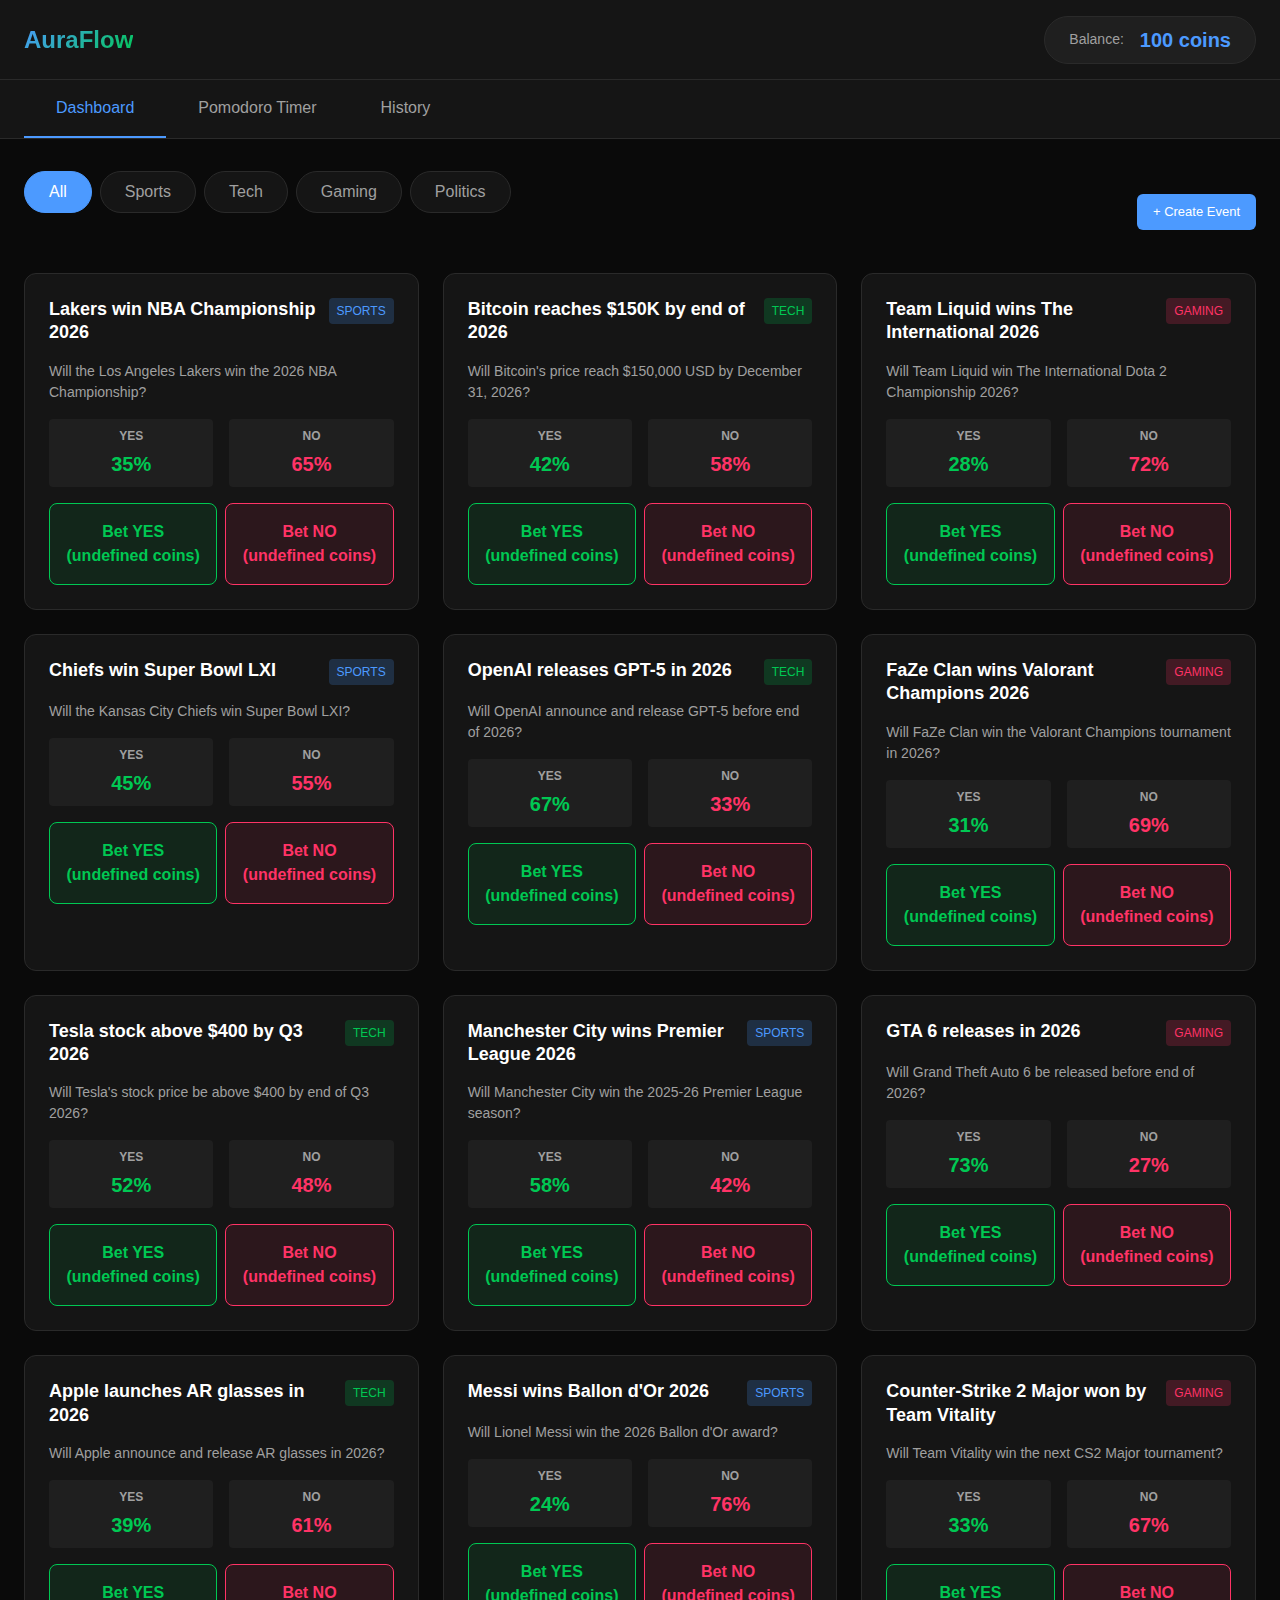
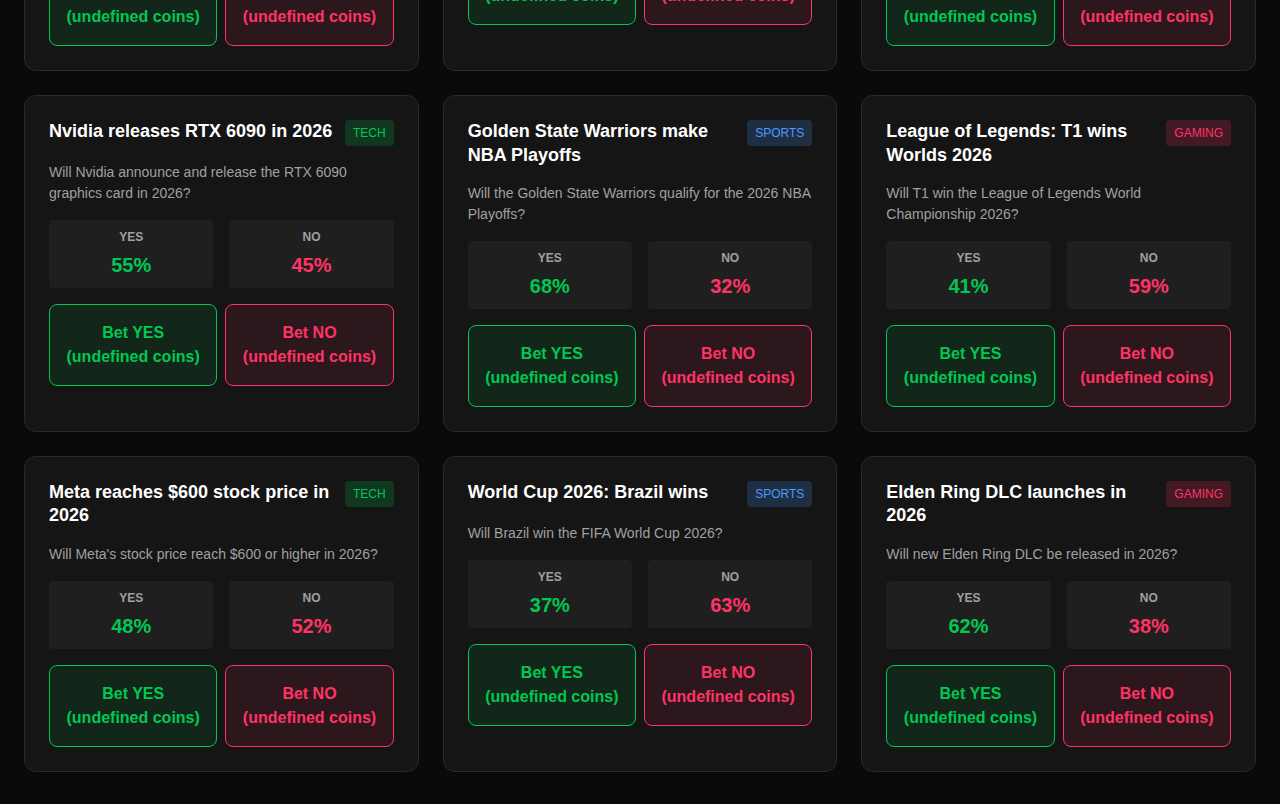
<file: index.html>
<!DOCTYPE html>
<html lang="en">
<head>
    <meta charset="UTF-8">
    <meta name="viewport" content="width=device-width, initial-scale=1.0">
    <title>AuraFlow - Pomodoro Gambler</title>

    <!-- PWA Manifest -->
    <link rel="manifest" href="manifest.json">
    <meta name="theme-color" content="#00d084">

    <!-- iOS PWA Support -->
    <link rel="apple-touch-icon" href="icon-192.png">
    <meta name="apple-mobile-web-app-capable" content="yes">
    <meta name="apple-mobile-web-app-status-bar-style" content="black-translucent">
    <meta name="apple-mobile-web-app-title" content="AuraFlow">

    <!-- Styles -->
    <link rel="stylesheet" href="styles/reset.css">
    <link rel="stylesheet" href="styles/variables.css">
    <link rel="stylesheet" href="styles/layout.css">
    <link rel="stylesheet" href="styles/components.css">
    <link rel="stylesheet" href="styles/polymarket-theme.css">
</head>
<body>
    <div id="loading-screen" style="display: flex; flex-direction: column; align-items: center; justify-content: center; height: 100vh; background-color: #0a0a0a; color: #ffffff;">
        <div class="spinner" style="margin-bottom: 1rem;"></div>
        <p>Loading AuraFlow...</p>
    </div>

    <div id="app" style="display: none;">
        <header class="app-header">
            <div class="header-content">
                <h1 class="app-title">AuraFlow</h1>
                <div class="header-actions">
                    <div id="theme-switcher"></div>
                    <div id="balance-display"></div>
                </div>
            </div>
        </header>

        <nav id="tab-navigator"></nav>

        <main class="app-main">
            <div id="dashboard" class="tab-content"></div>
            <div id="timer" class="tab-content"></div>
            <div id="history" class="tab-content"></div>
        </main>

        <div id="toast-container"></div>
    </div>

    <!-- sql.js library -->
    <script src="lib/sql-wasm.js"></script>

    <!-- Core -->
    <script type="module" src="js/core/eventbus.js"></script>
    <script type="module" src="js/core/state.js"></script>
    <script type="module" src="js/core/storage.js"></script>
    <script type="module" src="js/core/database.js"></script>

    <!-- Models -->
    <script type="module" src="js/models/User.js"></script>
    <script type="module" src="js/models/WorkSession.js"></script>
    <script type="module" src="js/models/BettingEvent.js"></script>
    <script type="module" src="js/models/Transaction.js"></script>
    <script type="module" src="js/models/CoinBalance.js"></script>

    <!-- Services -->
    <script type="module" src="js/services/BalanceService.js"></script>
    <script type="module" src="js/services/TimerService.js"></script>
    <script type="module" src="js/services/BettingService.js"></script>
    <script type="module" src="js/services/HistoryService.js"></script>
    <script type="module" src="js/services/AnalyticsService.js"></script>

    <!-- Components -->
    <script type="module" src="js/components/BalanceDisplay.js"></script>
    <script type="module" src="js/components/TabNavigator.js"></script>
    <script type="module" src="js/components/EventCard.js"></script>
    <script type="module" src="js/components/Dashboard.js"></script>
    <script type="module" src="js/components/PomodoroTimer.js"></script>
    <script type="module" src="js/components/History.js"></script>
    <script type="module" src="js/components/ThemeSwitcher.js"></script>

    <!-- Utils -->
    <script type="module" src="js/utils/constants.js"></script>
    <script type="module" src="js/utils/formatters.js"></script>
    <script type="module" src="js/utils/validators.js"></script>

    <!-- Main -->
    <script type="module" src="js/main.js"></script>
</body>
</html>
</file>
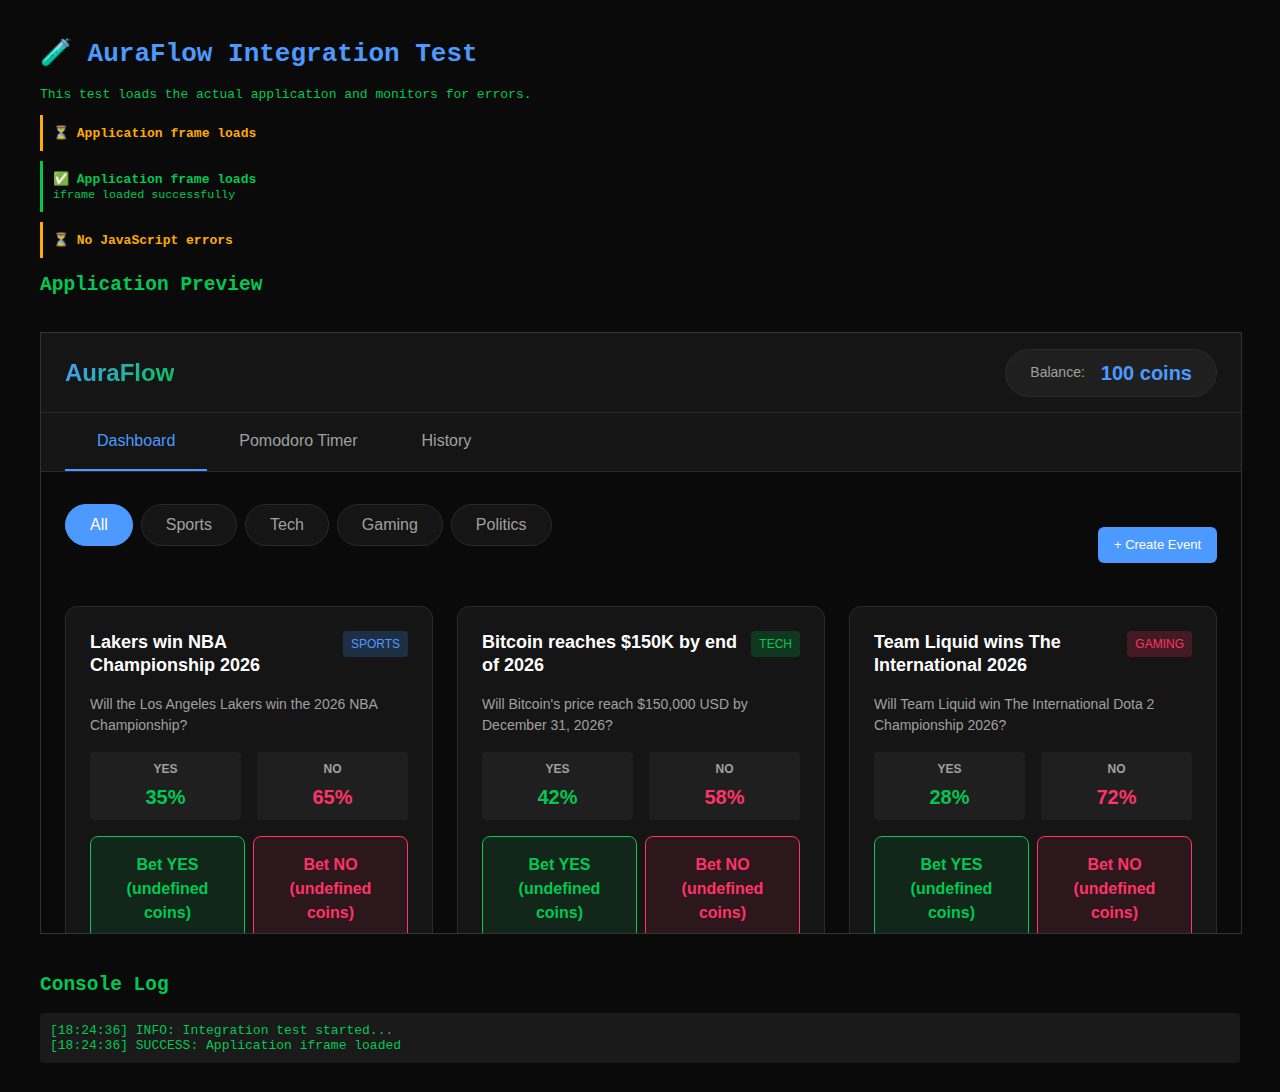
<file: integration-test.html>
<!DOCTYPE html>
<html lang="en">
<head>
    <meta charset="UTF-8">
    <meta name="viewport" content="width=device-width, initial-scale=1.0">
    <title>Integration Test - AuraFlow</title>
    <style>
        body {
            font-family: monospace;
            background: #0a0a0a;
            color: #00c853;
            padding: 20px;
            max-width: 1200px;
            margin: 0 auto;
        }
        .test { margin: 10px 0; padding: 10px; border-left: 3px solid #666; }
        .pass { border-color: #00c853; color: #00c853; }
        .fail { border-color: #ff3366; color: #ff3366; }
        .pending { border-color: #ffab00; color: #ffab00; }
        h1 { color: #4c9aff; }
        iframe {
            width: 100%;
            height: 600px;
            border: 1px solid #333;
            margin: 20px 0;
            background: white;
        }
        pre {
            background: #1a1a1a;
            padding: 10px;
            overflow-x: auto;
            border-radius: 4px;
        }
        .error { color: #ff3366; }
        .success { color: #00c853; }
    </style>
</head>
<body>
    <h1>🧪 AuraFlow Integration Test</h1>
    <p>This test loads the actual application and monitors for errors.</p>

    <div id="test-results"></div>

    <h2>Application Preview</h2>
    <iframe id="app-frame" src="index.html"></iframe>

    <h2>Console Log</h2>
    <pre id="console-log"></pre>

    <script>
        const results = [];
        const consoleLog = [];

        function addTest(name, status, details = '') {
            results.push({ name, status, details });
            renderResults();
        }

        function renderResults() {
            const container = document.getElementById('test-results');
            container.innerHTML = results.map(test => `
                <div class="test ${test.status}">
                    ${test.status === 'pass' ? '✅' : test.status === 'fail' ? '❌' : '⏳'}
                    <strong>${test.name}</strong>
                    ${test.details ? `<br><span style="font-size: 0.9em;">${test.details}</span>` : ''}
                </div>
            `).join('');
        }

        function addLog(message, type = 'info') {
            const timestamp = new Date().toISOString().split('T')[1].split('.')[0];
            consoleLog.push(`[${timestamp}] ${type.toUpperCase()}: ${message}`);
            const logEl = document.getElementById('console-log');
            logEl.textContent = consoleLog.join('\n');
            logEl.scrollTop = logEl.scrollHeight;
        }

        // Test 1: Check if iframe loads
        addTest('Application frame loads', 'pending');

        const frame = document.getElementById('app-frame');

        frame.onload = function() {
            addTest('Application frame loads', 'pass', 'iframe loaded successfully');
            addLog('Application iframe loaded', 'success');

            // Test 2: Check for JavaScript errors
            addTest('No JavaScript errors', 'pending');

            setTimeout(() => {
                try {
                    const frameWindow = frame.contentWindow;
                    const frameDocument = frame.contentDocument;

                    // Test 3: Check if loading screen exists
                    const loadingScreen = frameDocument.getElementById('loading-screen');
                    if (loadingScreen) {
                        addTest('Loading screen exists', 'pass');
                        addLog('Loading screen found');
                    } else {
                        addTest('Loading screen exists', 'fail', 'loading-screen element not found');
                        addLog('Loading screen not found', 'error');
                    }

                    // Test 4: Check if app div exists
                    const appDiv = frameDocument.getElementById('app');
                    if (appDiv) {
                        addTest('App container exists', 'pass');
                        addLog('App container found');
                    } else {
                        addTest('App container exists', 'fail', 'app element not found');
                        addLog('App container not found', 'error');
                    }

                    // Test 5: Check if balance display exists
                    setTimeout(() => {
                        const balanceDisplay = frameDocument.getElementById('balance-display');
                        if (balanceDisplay) {
                            addTest('Balance display rendered', 'pass', `Content: ${balanceDisplay.textContent}`);
                            addLog(`Balance display: ${balanceDisplay.textContent}`, 'success');
                        } else {
                            addTest('Balance display rendered', 'fail', 'balance-display not found');
                            addLog('Balance display not found', 'error');
                        }

                        // Test 6: Check if dashboard is visible
                        const dashboard = frameDocument.getElementById('dashboard');
                        if (dashboard && dashboard.classList.contains('active')) {
                            addTest('Dashboard tab active', 'pass');
                            addLog('Dashboard is active tab', 'success');
                        } else {
                            addTest('Dashboard tab active', 'fail', 'Dashboard not active');
                            addLog('Dashboard not active', 'error');
                        }

                        // Test 7: Check if events are loaded
                        const eventCards = frameDocument.querySelectorAll('.event-card');
                        if (eventCards.length > 0) {
                            addTest('Events loaded', 'pass', `Found ${eventCards.length} events`);
                            addLog(`${eventCards.length} events loaded`, 'success');
                        } else {
                            addTest('Events loaded', 'fail', 'No event cards found');
                            addLog('No events found', 'error');
                        }

                        // Test 8: Check if timer tab works
                        const timerTab = frameDocument.querySelector('[data-tab="timer"]');
                        if (timerTab) {
                            addTest('Timer tab exists', 'pass');
                            addLog('Timer tab button found', 'success');
                        } else {
                            addTest('Timer tab exists', 'fail');
                            addLog('Timer tab not found', 'error');
                        }

                        // Test 9: Check if history tab exists
                        const historyTab = frameDocument.querySelector('[data-tab="history"]');
                        if (historyTab) {
                            addTest('History tab exists', 'pass');
                            addLog('History tab button found', 'success');
                        } else {
                            addTest('History tab exists', 'fail');
                            addLog('History tab not found', 'error');
                        }

                        // Test 10: Check for any error elements
                        const errorScreen = frameDocument.getElementById('error-screen');
                        if (!errorScreen) {
                            addTest('No error screen shown', 'pass');
                            addLog('No error screen detected', 'success');
                        } else {
                            addTest('No error screen shown', 'fail', 'Error screen is visible');
                            addLog('Error screen detected!', 'error');
                        }

                        // Final summary
                        setTimeout(() => {
                            const passed = results.filter(r => r.status === 'pass').length;
                            const failed = results.filter(r => r.status === 'fail').length;
                            const total = results.length;

                            addLog(`\n${'='.repeat(50)}`, 'info');
                            addLog(`TEST SUMMARY: ${passed}/${total} passed, ${failed} failed`, 'info');
                            addLog(`Success Rate: ${((passed/total)*100).toFixed(0)}%`, 'info');
                            addLog(`${'='.repeat(50)}`, 'info');

                            if (failed === 0) {
                                addLog('🎉 ALL TESTS PASSED!', 'success');
                            } else {
                                addLog(`⚠️ ${failed} test(s) failed`, 'error');
                            }
                        }, 500);

                    }, 3000); // Wait 3 seconds for app to initialize

                } catch (e) {
                    addTest('No JavaScript errors', 'fail', e.message);
                    addLog(`JavaScript error: ${e.message}`, 'error');
                }
            }, 1000); // Wait 1 second for initial load
        };

        frame.onerror = function(error) {
            addTest('Application frame loads', 'fail', 'iframe failed to load');
            addLog(`iframe load error: ${error}`, 'error');
        };

        // Capture console errors from iframe
        window.addEventListener('message', function(event) {
            if (event.data.type === 'console') {
                addLog(`[App] ${event.data.message}`, event.data.level);
            }
        });

        addLog('Integration test started...', 'info');
    </script>
</body>
</html>
</file>
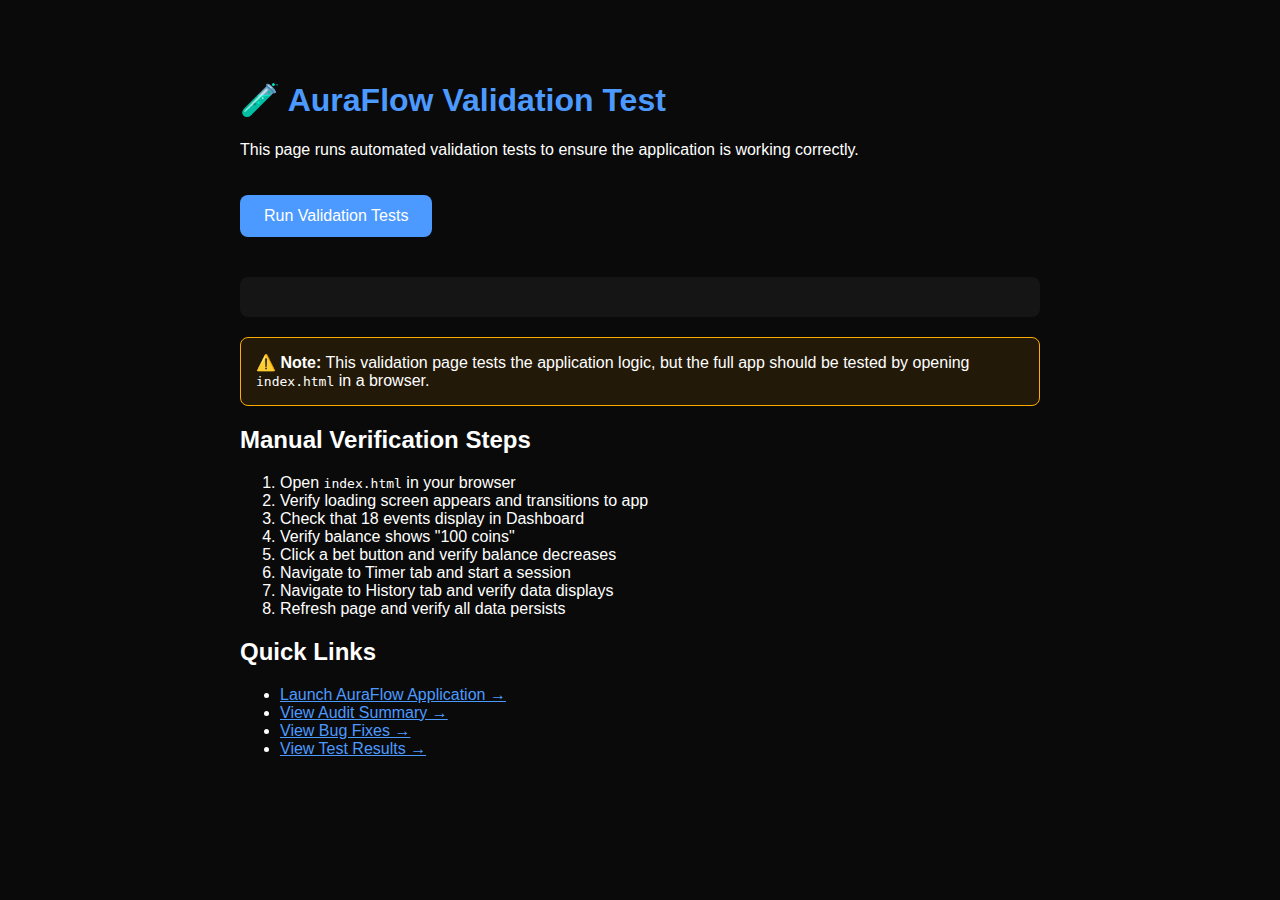
<file: validate.html>
<!DOCTYPE html>
<html lang="en">
<head>
    <meta charset="UTF-8">
    <meta name="viewport" content="width=device-width, initial-scale=1.0">
    <title>AuraFlow - Validation Test</title>
    <style>
        body {
            font-family: -apple-system, BlinkMacSystemFont, 'Segoe UI', Roboto, sans-serif;
            max-width: 800px;
            margin: 40px auto;
            padding: 20px;
            background: #0a0a0a;
            color: #ffffff;
        }
        h1 {
            color: #4c9aff;
        }
        .test {
            background: #1f1f1f;
            border: 1px solid #2a2a2a;
            border-radius: 8px;
            padding: 15px;
            margin: 10px 0;
        }
        .pass {
            border-left: 4px solid #00c853;
        }
        .fail {
            border-left: 4px solid #ff3366;
        }
        .status {
            font-weight: bold;
            font-size: 1.2em;
        }
        .pass .status { color: #00c853; }
        .fail .status { color: #ff3366; }
        button {
            background: #4c9aff;
            color: white;
            border: none;
            padding: 12px 24px;
            border-radius: 8px;
            font-size: 16px;
            cursor: pointer;
            margin: 20px 0;
        }
        button:hover {
            background: #5aa7ff;
        }
        #summary {
            background: #151515;
            padding: 20px;
            border-radius: 8px;
            margin: 20px 0;
        }
        .warning {
            background: rgba(255, 171, 0, 0.1);
            border: 1px solid #ffab00;
            padding: 15px;
            border-radius: 8px;
            margin: 20px 0;
        }
    </style>
</head>
<body>
    <h1>🧪 AuraFlow Validation Test</h1>
    <p>This page runs automated validation tests to ensure the application is working correctly.</p>

    <button onclick="runTests()">Run Validation Tests</button>

    <div id="summary"></div>
    <div id="results"></div>

    <div class="warning">
        <strong>⚠️ Note:</strong> This validation page tests the application logic, but the full app should be tested by opening <code>index.html</code> in a browser.
    </div>

    <h2>Manual Verification Steps</h2>
    <ol>
        <li>Open <code>index.html</code> in your browser</li>
        <li>Verify loading screen appears and transitions to app</li>
        <li>Check that 18 events display in Dashboard</li>
        <li>Verify balance shows "100 coins"</li>
        <li>Click a bet button and verify balance decreases</li>
        <li>Navigate to Timer tab and start a session</li>
        <li>Navigate to History tab and verify data displays</li>
        <li>Refresh page and verify all data persists</li>
    </ol>

    <h2>Quick Links</h2>
    <ul>
        <li><a href="index.html" style="color: #4c9aff;">Launch AuraFlow Application →</a></li>
        <li><a href="AUDIT_SUMMARY.md" style="color: #4c9aff;">View Audit Summary →</a></li>
        <li><a href="BUGFIXES.md" style="color: #4c9aff;">View Bug Fixes →</a></li>
        <li><a href="TEST_RESULTS.md" style="color: #4c9aff;">View Test Results →</a></li>
    </ul>

    <script type="module">
        async function runTests() {
            const resultsDiv = document.getElementById('results');
            const summaryDiv = document.getElementById('summary');
            resultsDiv.innerHTML = '<p>Running tests...</p>';

            const tests = [];
            let passed = 0;
            let failed = 0;

            // Test 1: Check if required files exist
            try {
                await fetch('js/main.js');
                tests.push({ name: 'Main application file exists', pass: true });
                passed++;
            } catch (e) {
                tests.push({ name: 'Main application file exists', pass: false, error: e.message });
                failed++;
            }

            // Test 2: Check if sql.js exists
            try {
                await fetch('lib/sql-wasm.js');
                tests.push({ name: 'SQL.js library exists', pass: true });
                passed++;
            } catch (e) {
                tests.push({ name: 'SQL.js library exists', pass: false, error: e.message });
                failed++;
            }

            // Test 3: Check if initial events data exists
            try {
                const response = await fetch('js/data/initial-events.json');
                const data = await response.json();
                if (data.length === 18) {
                    tests.push({ name: '18 initial events present', pass: true });
                    passed++;
                } else {
                    tests.push({ name: '18 initial events present', pass: false, error: `Found ${data.length} events` });
                    failed++;
                }
            } catch (e) {
                tests.push({ name: '18 initial events present', pass: false, error: e.message });
                failed++;
            }

            // Test 4: Check if CSS files exist
            try {
                await fetch('styles/variables.css');
                await fetch('styles/layout.css');
                await fetch('styles/components.css');
                tests.push({ name: 'CSS files exist', pass: true });
                passed++;
            } catch (e) {
                tests.push({ name: 'CSS files exist', pass: false, error: e.message });
                failed++;
            }

            // Test 5: Check if core modules exist
            try {
                await fetch('js/core/database.js');
                await fetch('js/core/storage.js');
                await fetch('js/core/eventbus.js');
                await fetch('js/core/state.js');
                tests.push({ name: 'Core modules exist', pass: true });
                passed++;
            } catch (e) {
                tests.push({ name: 'Core modules exist', pass: false, error: e.message });
                failed++;
            }

            // Test 6: Check if service files exist
            try {
                await fetch('js/services/BalanceService.js');
                await fetch('js/services/TimerService.js');
                await fetch('js/services/BettingService.js');
                await fetch('js/services/HistoryService.js');
                tests.push({ name: 'Service modules exist', pass: true });
                passed++;
            } catch (e) {
                tests.push({ name: 'Service modules exist', pass: false, error: e.message });
                failed++;
            }

            // Test 7: Check if component files exist
            try {
                await fetch('js/components/Dashboard.js');
                await fetch('js/components/PomodoroTimer.js');
                await fetch('js/components/History.js');
                tests.push({ name: 'Component modules exist', pass: true });
                passed++;
            } catch (e) {
                tests.push({ name: 'Component modules exist', pass: false, error: e.message });
                failed++;
            }

            // Display results
            summaryDiv.innerHTML = `
                <h3>Summary</h3>
                <p><strong>Total Tests:</strong> ${tests.length}</p>
                <p><strong style="color: #00c853;">Passed:</strong> ${passed}</p>
                <p><strong style="color: #ff3366;">Failed:</strong> ${failed}</p>
                <p><strong>Success Rate:</strong> ${((passed / tests.length) * 100).toFixed(0)}%</p>
            `;

            resultsDiv.innerHTML = tests.map(test => `
                <div class="test ${test.pass ? 'pass' : 'fail'}">
                    <div class="status">${test.pass ? '✅ PASS' : '❌ FAIL'}</div>
                    <div><strong>${test.name}</strong></div>
                    ${test.error ? `<div style="color: #ff3366; margin-top: 5px;">Error: ${test.error}</div>` : ''}
                </div>
            `).join('');

            if (failed === 0) {
                resultsDiv.innerHTML += `
                    <div class="test pass">
                        <div class="status">🎉 All validation tests passed!</div>
                        <div>The application structure is correct. Open <a href="index.html" style="color: #4c9aff;">index.html</a> to test full functionality.</div>
                    </div>
                `;
            }
        }

        window.runTests = runTests;
    </script>
</body>
</html>
</file>
<file: styles/variables.css>
:root {
    /* Colors - Polymarket-inspired dark theme */
    --color-bg-primary: #0a0a0a;
    --color-bg-secondary: #151515;
    --color-bg-tertiary: #1f1f1f;
    --color-bg-hover: #2a2a2a;

    --color-text-primary: #ffffff;
    --color-text-secondary: #a0a0a0;
    --color-text-tertiary: #666666;

    --color-border: #2a2a2a;
    --color-border-hover: #3a3a3a;

    --color-primary: #4c9aff;
    --color-primary-hover: #5aa7ff;
    --color-primary-dark: #3a7fdb;

    --color-success: #00c853;
    --color-success-hover: #00e361;
    --color-success-bg: rgba(0, 200, 83, 0.1);

    --color-danger: #ff3366;
    --color-danger-hover: #ff4d7a;
    --color-danger-bg: rgba(255, 51, 102, 0.1);

    --color-warning: #ffab00;
    --color-warning-hover: #ffb933;

    --color-yes: #00c853;
    --color-no: #ff3366;

    /* Spacing */
    --spacing-xs: 0.25rem;
    --spacing-sm: 0.5rem;
    --spacing-md: 1rem;
    --spacing-lg: 1.5rem;
    --spacing-xl: 2rem;
    --spacing-2xl: 3rem;

    /* Border radius */
    --radius-sm: 4px;
    --radius-md: 8px;
    --radius-lg: 12px;
    --radius-xl: 16px;
    --radius-full: 9999px;

    /* Shadows */
    --shadow-sm: 0 1px 2px rgba(0, 0, 0, 0.3);
    --shadow-md: 0 4px 6px rgba(0, 0, 0, 0.4);
    --shadow-lg: 0 10px 15px rgba(0, 0, 0, 0.5);

    /* Transitions */
    --transition-fast: 150ms ease;
    --transition-base: 200ms ease;
    --transition-slow: 300ms ease;

    /* Typography */
    --font-size-xs: 0.75rem;
    --font-size-sm: 0.875rem;
    --font-size-base: 1rem;
    --font-size-lg: 1.125rem;
    --font-size-xl: 1.25rem;
    --font-size-2xl: 1.5rem;
    --font-size-3xl: 2rem;

    --font-weight-normal: 400;
    --font-weight-medium: 500;
    --font-weight-semibold: 600;
    --font-weight-bold: 700;

    /* Layout */
    --header-height: 80px;
    --nav-height: 60px;
    --max-width: 1400px;
}

[data-theme='light'] {
    --color-bg-primary: #f4f7fb;
    --color-bg-secondary: #ffffff;
    --color-bg-tertiary: #eef2f8;
    --color-bg-hover: #e3ebf6;

    --color-text-primary: #122133;
    --color-text-secondary: #5a6a7f;
    --color-text-tertiary: #8693a5;

    --color-border: #d5e0ef;
    --color-border-hover: #c1d1e5;

    --shadow-sm: 0 1px 2px rgba(10, 24, 40, 0.08);
    --shadow-md: 0 4px 8px rgba(10, 24, 40, 0.12);
    --shadow-lg: 0 10px 20px rgba(10, 24, 40, 0.16);
}
</file>
<file: styles/layout.css>
body {
    background-color: var(--color-bg-primary);
    color: var(--color-text-primary);
    min-height: 100vh;
}

#app {
    display: flex;
    flex-direction: column;
    min-height: 100vh;
}

/* Header */
.app-header {
    height: var(--header-height);
    background-color: var(--color-bg-secondary);
    border-bottom: 1px solid var(--color-border);
    position: sticky;
    top: 0;
    z-index: 100;
}

.header-content {
    max-width: var(--max-width);
    margin: 0 auto;
    padding: 0 var(--spacing-lg);
    height: 100%;
    display: flex;
    align-items: center;
    justify-content: space-between;
}

.header-actions {
    display: flex;
    align-items: center;
    gap: var(--spacing-md);
}

.app-title {
    font-size: var(--font-size-2xl);
    font-weight: var(--font-weight-bold);
    background: linear-gradient(135deg, var(--color-primary) 0%, var(--color-success) 100%);
    -webkit-background-clip: text;
    -webkit-text-fill-color: transparent;
    background-clip: text;
}

/* Navigation */
nav {
    background-color: var(--color-bg-secondary);
    border-bottom: 1px solid var(--color-border);
    position: sticky;
    top: var(--header-height);
    z-index: 99;
}

/* Main content */
.app-main {
    flex: 1;
    max-width: var(--max-width);
    width: 100%;
    margin: 0 auto;
    padding: var(--spacing-xl) var(--spacing-lg);
}

.tab-content {
    display: none;
}

.tab-content.active {
    display: block;
    animation: fadeIn var(--transition-base);
}

@keyframes fadeIn {
    from {
        opacity: 0;
        transform: translateY(10px);
    }
    to {
        opacity: 1;
        transform: translateY(0);
    }
}

/* Grid layouts */
.grid {
    display: grid;
    gap: var(--spacing-lg);
}

.grid-auto {
    grid-template-columns: repeat(auto-fill, minmax(300px, 1fr));
}

.grid-2 {
    grid-template-columns: repeat(2, 1fr);
}

.grid-3 {
    grid-template-columns: repeat(3, 1fr);
}

/* Flex utilities */
.flex {
    display: flex;
}

.flex-col {
    flex-direction: column;
}

.items-center {
    align-items: center;
}

.justify-between {
    justify-content: space-between;
}

.justify-center {
    justify-content: center;
}

.gap-sm {
    gap: var(--spacing-sm);
}

.gap-md {
    gap: var(--spacing-md);
}

.gap-lg {
    gap: var(--spacing-lg);
}

/* Responsive */
@media (max-width: 1024px) {
    .grid-3 {
        grid-template-columns: repeat(2, 1fr);
    }
}

@media (max-width: 768px) {
    .app-main {
        padding: var(--spacing-lg) var(--spacing-md);
    }

    .grid-2,
    .grid-3 {
        grid-template-columns: 1fr;
    }

    .header-content {
        padding: 0 var(--spacing-md);
    }

    .app-title {
        font-size: var(--font-size-xl);
    }

    .header-actions {
        gap: var(--spacing-sm);
    }
}
</file>
<file: styles/components.css>
/* Cards */
.card {
    background-color: var(--color-bg-secondary);
    border: 1px solid var(--color-border);
    border-radius: var(--radius-lg);
    padding: var(--spacing-lg);
    transition: border-color var(--transition-fast), transform var(--transition-fast);
}

.card:hover {
    border-color: var(--color-border-hover);
    transform: translateY(-2px);
}

.card-title {
    font-size: var(--font-size-lg);
    font-weight: var(--font-weight-semibold);
    margin-bottom: var(--spacing-sm);
}

.card-description {
    font-size: var(--font-size-sm);
    color: var(--color-text-secondary);
    margin-bottom: var(--spacing-md);
}

/* Buttons */
.btn {
    padding: var(--spacing-sm) var(--spacing-lg);
    border-radius: var(--radius-md);
    font-weight: var(--font-weight-medium);
    transition: all var(--transition-fast);
    display: inline-flex;
    align-items: center;
    justify-content: center;
    gap: var(--spacing-sm);
}

.btn-primary {
    background-color: var(--color-primary);
    color: white;
}

.btn-primary:hover:not(:disabled) {
    background-color: var(--color-primary-hover);
}

.btn-success {
    background-color: var(--color-success);
    color: white;
}

.btn-success:hover:not(:disabled) {
    background-color: var(--color-success-hover);
}

.btn-danger {
    background-color: var(--color-danger);
    color: white;
}

.btn-danger:hover:not(:disabled) {
    background-color: var(--color-danger-hover);
}

.btn-outline {
    background-color: transparent;
    border: 1px solid var(--color-border);
    color: var(--color-text-primary);
}

.btn-outline:hover:not(:disabled) {
    border-color: var(--color-border-hover);
    background-color: var(--color-bg-hover);
}

.btn-sm {
    padding: var(--spacing-xs) var(--spacing-md);
    font-size: var(--font-size-sm);
}

.btn-lg {
    padding: var(--spacing-md) var(--spacing-xl);
    font-size: var(--font-size-lg);
}

/* Badge */
.badge {
    display: inline-block;
    padding: var(--spacing-xs) var(--spacing-sm);
    border-radius: var(--radius-sm);
    font-size: var(--font-size-xs);
    font-weight: var(--font-weight-medium);
    text-transform: uppercase;
}

.badge-sports {
    background-color: rgba(76, 154, 255, 0.2);
    color: var(--color-primary);
}

.badge-tech {
    background-color: rgba(0, 200, 83, 0.2);
    color: var(--color-success);
}

.badge-gaming {
    background-color: rgba(255, 51, 102, 0.2);
    color: var(--color-danger);
}

.badge-politics {
    background-color: rgba(255, 171, 0, 0.2);
    color: var(--color-warning);
}

/* Tables */
.table-container {
    overflow-x: auto;
    border: 1px solid var(--color-border);
    border-radius: var(--radius-lg);
}

table {
    width: 100%;
    border-collapse: collapse;
}

th {
    background-color: var(--color-bg-tertiary);
    padding: var(--spacing-md);
    text-align: left;
    font-weight: var(--font-weight-semibold);
    font-size: var(--font-size-sm);
    color: var(--color-text-secondary);
    border-bottom: 1px solid var(--color-border);
}

td {
    padding: var(--spacing-md);
    border-bottom: 1px solid var(--color-border);
}

tr:last-child td {
    border-bottom: none;
}

tr:hover {
    background-color: var(--color-bg-hover);
}

/* Toast notifications */
#toast-container {
    position: fixed;
    top: calc(var(--header-height) + var(--spacing-lg));
    right: var(--spacing-lg);
    z-index: 1000;
    display: flex;
    flex-direction: column;
    gap: var(--spacing-sm);
}

.toast {
    background-color: var(--color-bg-secondary);
    border: 1px solid var(--color-border);
    border-radius: var(--radius-md);
    padding: var(--spacing-md) var(--spacing-lg);
    box-shadow: var(--shadow-lg);
    min-width: 300px;
    animation: slideIn var(--transition-base);
}

.toast.success {
    border-color: var(--color-success);
    background-color: var(--color-success-bg);
}

.toast.error {
    border-color: var(--color-danger);
    background-color: var(--color-danger-bg);
}

@keyframes slideIn {
    from {
        transform: translateX(400px);
        opacity: 0;
    }
    to {
        transform: translateX(0);
        opacity: 1;
    }
}

@keyframes slideOut {
    from {
        transform: translateX(0);
        opacity: 1;
    }
    to {
        transform: translateX(400px);
        opacity: 0;
    }
}

/* Loading spinner */
.spinner {
    border: 3px solid var(--color-bg-tertiary);
    border-top-color: var(--color-primary);
    border-radius: 50%;
    width: 40px;
    height: 40px;
    animation: spin 1s linear infinite;
}

@keyframes spin {
    to {
        transform: rotate(360deg);
    }
}

/* Stats display */
.stats-grid {
    display: grid;
    grid-template-columns: repeat(auto-fit, minmax(200px, 1fr));
    gap: var(--spacing-lg);
    margin-bottom: var(--spacing-xl);
}

.stat-card {
    background-color: var(--color-bg-tertiary);
    border-radius: var(--radius-md);
    padding: var(--spacing-lg);
    text-align: center;
}

.stat-value {
    font-size: var(--font-size-2xl);
    font-weight: var(--font-weight-bold);
    margin-bottom: var(--spacing-xs);
}

.stat-label {
    font-size: var(--font-size-sm);
    color: var(--color-text-secondary);
}

.stat-value.positive {
    color: var(--color-success);
}

.stat-value.negative {
    color: var(--color-danger);
}

/* Pagination */
.pagination {
    display: flex;
    justify-content: center;
    align-items: center;
    gap: var(--spacing-sm);
    margin-top: var(--spacing-lg);
}

.pagination button {
    padding: var(--spacing-sm) var(--spacing-md);
    border: 1px solid var(--color-border);
    border-radius: var(--radius-sm);
    background-color: var(--color-bg-secondary);
    color: var(--color-text-primary);
}

.pagination button:hover:not(:disabled) {
    border-color: var(--color-border-hover);
    background-color: var(--color-bg-hover);
}

.pagination button.active {
    background-color: var(--color-primary);
    border-color: var(--color-primary);
}

.pagination-info {
    font-size: var(--font-size-sm);
    color: var(--color-text-secondary);
}

/* Event resolution actions */
.resolve-actions {
    display: flex;
    gap: var(--spacing-xs);
    flex-wrap: wrap;
}

.resolve-btn {
    border: 1px solid var(--color-border);
    border-radius: var(--radius-sm);
    background-color: var(--color-bg-secondary);
    color: var(--color-text-primary);
    font-size: var(--font-size-xs);
    padding: 4px 8px;
}

.resolve-btn.yes {
    border-color: var(--color-success);
    color: var(--color-success);
}

.resolve-btn.no {
    border-color: var(--color-danger);
    color: var(--color-danger);
}

.resolve-btn:hover:not(:disabled) {
    background-color: var(--color-bg-hover);
}

.resolve-btn:disabled {
    opacity: 0.6;
    cursor: not-allowed;
}

.resolve-note {
    font-size: var(--font-size-xs);
    color: var(--color-text-secondary);
}

/* History Toolbar */
.history-toolbar {
    display: flex;
    gap: 12px;
    margin-bottom: 20px;
    flex-wrap: wrap;
}

.btn-sm {
    padding: 8px 16px;
    font-size: 13px;
    border-radius: 6px;
    border: none;
    cursor: pointer;
    transition: all 0.2s;
}

.btn-secondary {
    background: #2a2a2a;
    color: #ccc;
}

.btn-secondary:hover {
    background: #3a3a3a;
    color: #fff;
}

.btn-danger {
    background: #d32f2f;
    color: #fff;
}

.btn-danger:hover {
    background: #b71c1c;
}
</file>
<file: styles/polymarket-theme.css>
/* Polymarket-specific styling */

/* Balance Display */
.balance-display {
    display: flex;
    align-items: center;
    gap: var(--spacing-md);
    background-color: var(--color-bg-tertiary);
    padding: var(--spacing-sm) var(--spacing-lg);
    border-radius: var(--radius-full);
    border: 1px solid var(--color-border);
}

.balance-amount {
    font-size: var(--font-size-xl);
    font-weight: var(--font-weight-bold);
    color: var(--color-primary);
}

.balance-label {
    font-size: var(--font-size-sm);
    color: var(--color-text-secondary);
}

/* Tab Navigator */
.tab-nav {
    display: flex;
    max-width: var(--max-width);
    margin: 0 auto;
    padding: 0 var(--spacing-lg);
}

.tab-btn {
    padding: var(--spacing-md) var(--spacing-xl);
    font-weight: var(--font-weight-medium);
    color: var(--color-text-secondary);
    border-bottom: 2px solid transparent;
    transition: all var(--transition-fast);
}

.tab-btn:hover {
    color: var(--color-text-primary);
    background-color: var(--color-bg-hover);
}

.tab-btn.active {
    color: var(--color-primary);
    border-bottom-color: var(--color-primary);
}

/* Event Card */
.event-card {
    background-color: var(--color-bg-secondary);
    border: 1px solid var(--color-border);
    border-radius: var(--radius-lg);
    padding: var(--spacing-lg);
    transition: all var(--transition-fast);
}

.event-card:hover {
    border-color: var(--color-border-hover);
    box-shadow: var(--shadow-md);
}

.event-header {
    display: flex;
    justify-content: space-between;
    align-items: start;
    margin-bottom: var(--spacing-md);
}

.event-title {
    font-size: var(--font-size-lg);
    font-weight: var(--font-weight-semibold);
    line-height: 1.3;
    flex: 1;
}

.event-description {
    font-size: var(--font-size-sm);
    color: var(--color-text-secondary);
    margin-bottom: var(--spacing-md);
    line-height: 1.5;
}

.event-odds {
    display: grid;
    grid-template-columns: 1fr 1fr;
    gap: var(--spacing-md);
    margin-bottom: var(--spacing-md);
}

.odds-item {
    text-align: center;
    padding: var(--spacing-sm);
    background-color: var(--color-bg-tertiary);
    border-radius: var(--radius-sm);
}

.odds-label {
    font-size: var(--font-size-xs);
    color: var(--color-text-secondary);
    text-transform: uppercase;
    font-weight: var(--font-weight-semibold);
    margin-bottom: var(--spacing-xs);
}

.odds-value {
    font-size: var(--font-size-xl);
    font-weight: var(--font-weight-bold);
}

.odds-value.yes {
    color: var(--color-yes);
}

.odds-value.no {
    color: var(--color-no);
}

.event-actions {
    display: grid;
    grid-template-columns: 1fr 1fr;
    gap: var(--spacing-sm);
}

.bet-btn {
    padding: var(--spacing-md);
    border-radius: var(--radius-md);
    font-weight: var(--font-weight-semibold);
    transition: all var(--transition-fast);
    border: 1px solid;
}

.bet-btn.yes {
    background-color: var(--color-success-bg);
    border-color: var(--color-yes);
    color: var(--color-yes);
}

.bet-btn.yes:hover:not(:disabled) {
    background-color: var(--color-yes);
    color: white;
}

.bet-btn.no {
    background-color: var(--color-danger-bg);
    border-color: var(--color-no);
    color: var(--color-no);
}

.bet-btn.no:hover:not(:disabled) {
    background-color: var(--color-no);
    color: white;
}

/* Filter buttons */
.filter-bar {
    display: flex;
    gap: var(--spacing-sm);
    margin-bottom: var(--spacing-xl);
    overflow-x: auto;
    padding-bottom: var(--spacing-sm);
}

.filter-btn {
    padding: var(--spacing-sm) var(--spacing-lg);
    border-radius: var(--radius-full);
    border: 1px solid var(--color-border);
    background-color: var(--color-bg-secondary);
    color: var(--color-text-secondary);
    white-space: nowrap;
    transition: all var(--transition-fast);
}

.filter-btn:hover {
    border-color: var(--color-border-hover);
    color: var(--color-text-primary);
}

.filter-btn.active {
    background-color: var(--color-primary);
    border-color: var(--color-primary);
    color: white;
}

/* Pomodoro Timer */
.timer-container {
    max-width: 600px;
    margin: 0 auto;
}

.timer-display {
    text-align: center;
    margin-bottom: var(--spacing-2xl);
}

.timer-circle {
    width: 300px;
    height: 300px;
    margin: 0 auto var(--spacing-xl);
}

.timer-time {
    font-size: var(--font-size-3xl);
    font-weight: var(--font-weight-bold);
    margin-bottom: var(--spacing-md);
}

.timer-info {
    font-size: var(--font-size-lg);
    color: var(--color-text-secondary);
    margin-bottom: var(--spacing-xs);
}

.timer-reward {
    font-size: var(--font-size-xl);
    color: var(--color-primary);
    font-weight: var(--font-weight-semibold);
}

.duration-selector {
    display: grid;
    grid-template-columns: repeat(3, 1fr);
    gap: var(--spacing-md);
    margin-bottom: var(--spacing-xl);
}

.duration-btn {
    padding: var(--spacing-lg);
    border: 2px solid var(--color-border);
    border-radius: var(--radius-lg);
    background-color: var(--color-bg-secondary);
    text-align: center;
    transition: all var(--transition-fast);
}

.duration-btn:hover:not(:disabled) {
    border-color: var(--color-border-hover);
    background-color: var(--color-bg-hover);
}

.duration-btn.active {
    border-color: var(--color-primary);
    background-color: var(--color-bg-tertiary);
}

.duration-time {
    font-size: var(--font-size-xl);
    font-weight: var(--font-weight-bold);
    margin-bottom: var(--spacing-xs);
}

.duration-multiplier {
    font-size: var(--font-size-sm);
    color: var(--color-text-secondary);
    margin-bottom: var(--spacing-xs);
}

.duration-coins {
    font-size: var(--font-size-lg);
    color: var(--color-primary);
    font-weight: var(--font-weight-semibold);
}

.timer-controls {
    display: flex;
    justify-content: center;
}

.timer-controls .btn {
    min-width: 200px;
}

/* History tabs */
.history-tabs {
    display: flex;
    gap: var(--spacing-sm);
    margin-bottom: var(--spacing-lg);
    border-bottom: 1px solid var(--color-border);
}

.history-tab-btn {
    padding: var(--spacing-md) var(--spacing-xl);
    color: var(--color-text-secondary);
    border-bottom: 2px solid transparent;
    transition: all var(--transition-fast);
}

.history-tab-btn:hover {
    color: var(--color-text-primary);
}

.history-tab-btn.active {
    color: var(--color-primary);
    border-bottom-color: var(--color-primary);
}

.history-content {
    display: none;
}

.history-content.active {
    display: block;
}

/* Empty state */
.empty-state {
    text-align: center;
    padding: var(--spacing-2xl);
    color: var(--color-text-secondary);
}

.empty-state-icon {
    font-size: var(--font-size-3xl);
    margin-bottom: var(--spacing-md);
}

.empty-state-text {
    font-size: var(--font-size-lg);
}

/* Mobile adjustments */
@media (max-width: 768px) {
    .timer-circle {
        width: 250px;
        height: 250px;
    }

    .duration-selector {
        grid-template-columns: 1fr;
    }

    .tab-nav {
        padding: 0 var(--spacing-md);
    }

    .tab-btn {
        padding: var(--spacing-md);
        font-size: var(--font-size-sm);
    }
}
</file>
